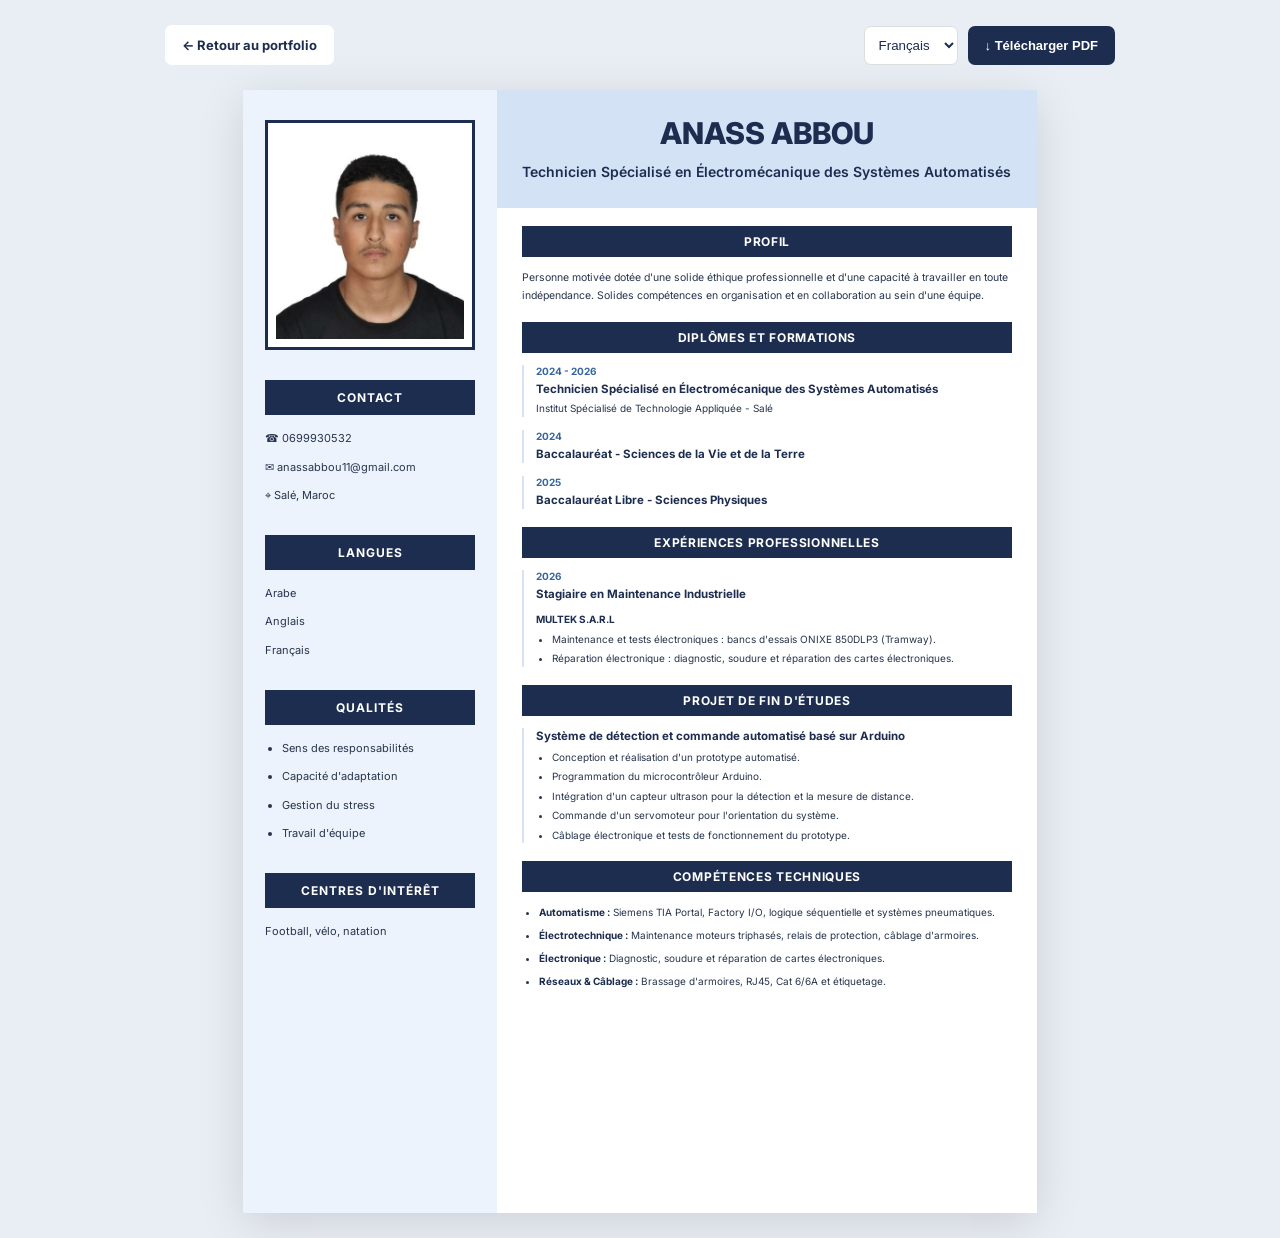
<file: Anass Abo/cv.html>
<!DOCTYPE html>
<html lang="fr" dir="ltr">

<head>
    <meta charset="UTF-8">
    <meta name="viewport" content="width=device-width, initial-scale=1.0">

    <title>CV - Anass Abbou</title>

    <link rel="stylesheet" href="cv.css">

    <link href="https://fonts.googleapis.com/css2?family=Cairo:wght@400;600;700;800&family=Inter:wght@400;500;600;700;800&display=swap" rel="stylesheet">

    <script src="cv.js" defer></script>
</head>

<body>

    <div class="toolbar">
        <a href="index.html" class="back-btn" data-i18n="back">
            ← Retour au portfolio
        </a>

        <div class="toolbar-actions">
            <select id="cvLanguage">
                <option value="fr">Français</option>
                <option value="ar">العربية</option>
                <option value="en">English</option>
            </select>

            <button onclick="window.print()" class="download-btn">
                ↓ <span data-i18n="download">Télécharger PDF</span>
            </button>
        </div>
    </div>

    <main class="cv-page">

        <aside class="sidebar">

            <div class="photo-container">
               <img src="assets/images/anass.jpeg" alt="Anass Abbou">
            </div>

            <section>
                <h2 data-i18n="contact">CONTACT</h2>

                <p>☎ 0699930532</p>
                <p>✉ anassabbou11@gmail.com</p>
                <p>⌖ Salé, Maroc</p>
            </section>

            <section>
                <h2 data-i18n="languages">LANGUES</h2>

                <p data-i18n="arabic">Arabe</p>
                <p data-i18n="english">Anglais</p>
                <p data-i18n="french">Français</p>
            </section>

            <section>
                <h2 data-i18n="personal">QUALITÉS</h2>

                <ul>
                    <li data-i18n="personal1">Sens des responsabilités</li>
                    <li data-i18n="personal2">Capacité d'adaptation</li>
                    <li data-i18n="personal3">Gestion du stress</li>
                    <li data-i18n="personal4">Travail d'équipe</li>
                </ul>
            </section>

            <section>
                <h2 data-i18n="interests">CENTRES D'INTÉRÊT</h2>

                <p data-i18n="sports">Football, vélo, natation</p>
            </section>

        </aside>

        <div class="main-content">

            <header class="cv-header">
                <h1>ANASS ABBOU</h1>

                <h3 data-i18n="job">
                    Technicien Spécialisé en Électromécanique
                    des Systèmes Automatisés
                </h3>
            </header>

            <section class="cv-section">
                <h2 data-i18n="profile">PROFIL</h2>

                <p data-i18n="profileText">
                    Personne motivée dotée d'une solide éthique
                    professionnelle et d'une capacité à travailler
                    en toute indépendance. Solides compétences en
                    organisation et en collaboration au sein
                    d'une équipe.
                </p>
            </section>

            <section class="cv-section">
                <h2 data-i18n="education">DIPLÔMES ET FORMATIONS</h2>

                <div class="entry">
                    <span class="year">2024 - 2026</span>
                    <h3 data-i18n="degree1">
                        Technicien Spécialisé en Électromécanique
                        des Systèmes Automatisés
                    </h3>
                    <p>Institut Spécialisé de Technologie Appliquée - Salé</p>
                </div>

                <div class="entry">
                    <span class="year">2024</span>
                    <h3 data-i18n="degree2">
                        Baccalauréat - Sciences de la Vie et de la Terre
                    </h3>
                </div>

                <div class="entry">
                    <span class="year">2025</span>
                    <h3 data-i18n="degree3">
                        Baccalauréat Libre - Sciences Physiques
                    </h3>
                </div>
            </section>

            <section class="cv-section">
                <h2 data-i18n="experience">EXPÉRIENCES PROFESSIONNELLES</h2>

                <div class="entry">
                    <span class="year">2026</span>

                    <h3 data-i18n="internship">
                        Stagiaire en Maintenance Industrielle
                    </h3>

                    <strong>MULTEK S.A.R.L</strong>

                    <ul>
                        <li data-i18n="exp1">
                            Maintenance et tests électroniques :
                            bancs d'essais ONIXE 850DLP3 (Tramway).
                        </li>

                        <li data-i18n="exp2">
                            Réparation électronique : diagnostic,
                            soudure et réparation des cartes électroniques.
                        </li>
                    </ul>
                </div>
            </section>

            <section class="cv-section">
                <h2 data-i18n="project">PROJET DE FIN D'ÉTUDES</h2>

                <div class="entry">
                    <h3 data-i18n="projectName">
                        Système de détection et commande automatisé
                        basé sur Arduino
                    </h3>

                    <ul>
                        <li data-i18n="project1">
                            Conception et réalisation d'un prototype automatisé.
                        </li>

                        <li data-i18n="project2">
                            Programmation du microcontrôleur Arduino.
                        </li>

                        <li data-i18n="project3">
                            Intégration d'un capteur ultrason pour
                            la détection et la mesure de distance.
                        </li>

                        <li data-i18n="project4">
                            Commande d'un servomoteur pour
                            l'orientation du système.
                        </li>

                        <li data-i18n="project5">
                            Câblage électronique et tests de fonctionnement.
                        </li>
                    </ul>
                </div>
            </section>

            <section class="cv-section">
                <h2 data-i18n="skills">COMPÉTENCES TECHNIQUES</h2>

                <ul class="technical-list">
                    <li>
                        <strong data-i18n="automation">Automatisme :</strong>
                        Siemens TIA Portal, Factory I/O,
                        logique séquentielle et systèmes pneumatiques.
                    </li>

                    <li>
                        <strong data-i18n="electrical">Électrotechnique :</strong>
                        Maintenance moteurs triphasés,
                        relais de protection, câblage d'armoires.
                    </li>

                    <li>
                        <strong data-i18n="electronics">Électronique :</strong>
                        Diagnostic, soudure et réparation
                        de cartes électroniques.
                    </li>

                    <li>
                        <strong data-i18n="networks">Réseaux & Câblage :</strong>
                        Brassage d'armoires, RJ45, Cat 6/6A
                        et étiquetage.
                    </li>
                </ul>
            </section>

        </div>

    </main>

</body>
</html>
</file>
<file: Anass Abo/cv.css>
:root {
    --navy: #1d2d50;
    --blue: #d4e2f6;
    --text: #27354d;
    --muted: #59677d;
}

* {
    margin: 0;
    padding: 0;
    box-sizing: border-box;
}

body {
    font-family: 'Inter', sans-serif;
    background: #e9edf4;
    color: var(--text);
    padding: 25px;
}

/* TOOLBAR */

.toolbar {
    max-width: 950px;
    margin: 0 auto 25px;
    display: flex;
    justify-content: space-between;
    align-items: center;
    gap: 15px;
    flex-wrap: wrap;
}

.toolbar-actions {
    display: flex;
    gap: 10px;
}

.back-btn,
.download-btn {
    border: none;
    border-radius: 7px;
    padding: 12px 17px;
    font-size: 13px;
    font-weight: 700;
    cursor: pointer;
    text-decoration: none;
}

.back-btn {
    background: white;
    color: var(--navy);
}

.download-btn {
    background: var(--navy);
    color: white;
}

#cvLanguage {
    padding: 10px;
    border-radius: 7px;
    border: 1px solid #ddd;
    background: white;
    color: var(--navy);
}

/* CV PAPER */

.cv-page {
    width: 210mm;
    min-height: 297mm;
    margin: auto;
    background: white;
    display: grid;
    grid-template-columns: 32% 68%;
    box-shadow: 0 10px 45px rgba(0,0,0,0.12);
}

/* SIDEBAR */

.sidebar {
    background: #edf3fc;
    padding: 30px 22px;
}

.photo-container {
    width: 100%;
    height: 230px;
    margin-bottom: 30px;
    background: white;
    padding: 8px;
    border: 3px solid var(--navy);
}

.photo-container img {
    width: 100%;
    height: 100%;
    object-fit: cover;
    object-position: center top;
}

.sidebar section {
    margin-bottom: 30px;
}

.sidebar h2 {
    background: var(--navy);
    color: white;
    text-align: center;
    padding: 10px 5px;
    font-size: 12px;
    letter-spacing: 1px;
    margin-bottom: 15px;
}

.sidebar p,
.sidebar li {
    font-size: 11px;
    margin-bottom: 11px;
    line-height: 1.6;
    overflow-wrap: anywhere;
}

.sidebar ul {
    padding-left: 17px;
}

/* MAIN CONTENT */

.main-content {
    padding: 0 25px 25px;
}

.cv-header {
    background: var(--blue);
    text-align: center;
    padding: 25px 12px;
    margin: 0 -25px 18px;
}

.cv-header h1 {
    color: var(--navy);
    font-size: 30px;
    font-weight: 800;
    margin-bottom: 10px;
}

.cv-header h3 {
    font-size: 14px;
    line-height: 1.6;
    font-weight: 600;
    color: var(--navy);
}

.cv-section {
    margin-bottom: 18px;
    break-inside: avoid;
}

.cv-section > h2 {
    background: var(--navy);
    color: white;
    text-align: center;
    padding: 8px;
    font-size: 12px;
    letter-spacing: 0.7px;
    margin-bottom: 12px;
}

.cv-section p {
    font-size: 10.5px;
    line-height: 1.65;
}

.entry {
    margin: 0 0 13px;
    padding-left: 12px;
    border-left: 2px solid #d7e3f5;
    break-inside: avoid;
}

.entry h3 {
    font-size: 11.5px;
    line-height: 1.5;
    margin-bottom: 3px;
    color: var(--navy);
}

.entry p,
.entry li {
    font-size: 10px;
    line-height: 1.55;
}

.entry strong {
    font-size: 10px;
    color: var(--navy);
}

.year {
    display: block;
    color: #37669e;
    font-size: 10px;
    font-weight: 700;
    margin-bottom: 4px;
}

.entry ul {
    padding-left: 16px;
    margin-top: 5px;
}

.entry li {
    margin-bottom: 4px;
}

.technical-list {
    padding-left: 17px;
}

.technical-list li {
    font-size: 10px;
    line-height: 1.6;
    margin-bottom: 7px;
}

.technical-list strong {
    color: var(--navy);
}

/* ARABIC */

html[dir="rtl"] body {
    font-family: 'Cairo', Tahoma, sans-serif;
}

html[dir="rtl"] .cv-page {
    grid-template-columns: 68% 32%;
}

html[dir="rtl"] .sidebar {
    grid-column: 2;
}

html[dir="rtl"] .main-content {
    grid-column: 1;
    grid-row: 1;
    text-align: right;
}

html[dir="rtl"] .sidebar {
    text-align: right;
}

html[dir="rtl"] .sidebar ul {
    padding-left: 0;
    padding-right: 17px;
}

html[dir="rtl"] .entry {
    padding-left: 0;
    padding-right: 12px;
    border-left: none;
    border-right: 2px solid #d7e3f5;
}

html[dir="rtl"] .entry ul,
html[dir="rtl"] .technical-list {
    padding-left: 0;
    padding-right: 17px;
}

html[dir="rtl"] .cv-section > h2 {
    font-family: 'Cairo', sans-serif;
}

/* PRINT PDF */

@page {
    size: A4;
    margin: 0;
}

@media print {

    body {
        padding: 0;
        background: white;
        print-color-adjust: exact;
        -webkit-print-color-adjust: exact;
    }

    .toolbar {
        display: none !important;
    }

    .cv-page {
        width: 210mm;
        min-height: 297mm;
        margin: 0;
        box-shadow: none;
    }

    .sidebar,
    .main-content,
    .cv-header,
    .cv-section,
    .entry {
        print-color-adjust: exact;
        -webkit-print-color-adjust: exact;
    }

}

/* MOBILE PREVIEW */

@media screen and (max-width: 850px) {

    body {
        padding: 10px;
    }

    .cv-page {
        width: 100%;
        min-height: auto;
        grid-template-columns: 1fr;
    }

    .sidebar,
    .main-content {
        grid-column: 1 !important;
        grid-row: auto !important;
    }

    .sidebar {
        padding: 20px;
    }

    .photo-container {
        max-width: 220px;
        margin: 0 auto 25px;
    }

    .cv-header {
        margin: 0 -25px 18px;
    }

}
</file>
